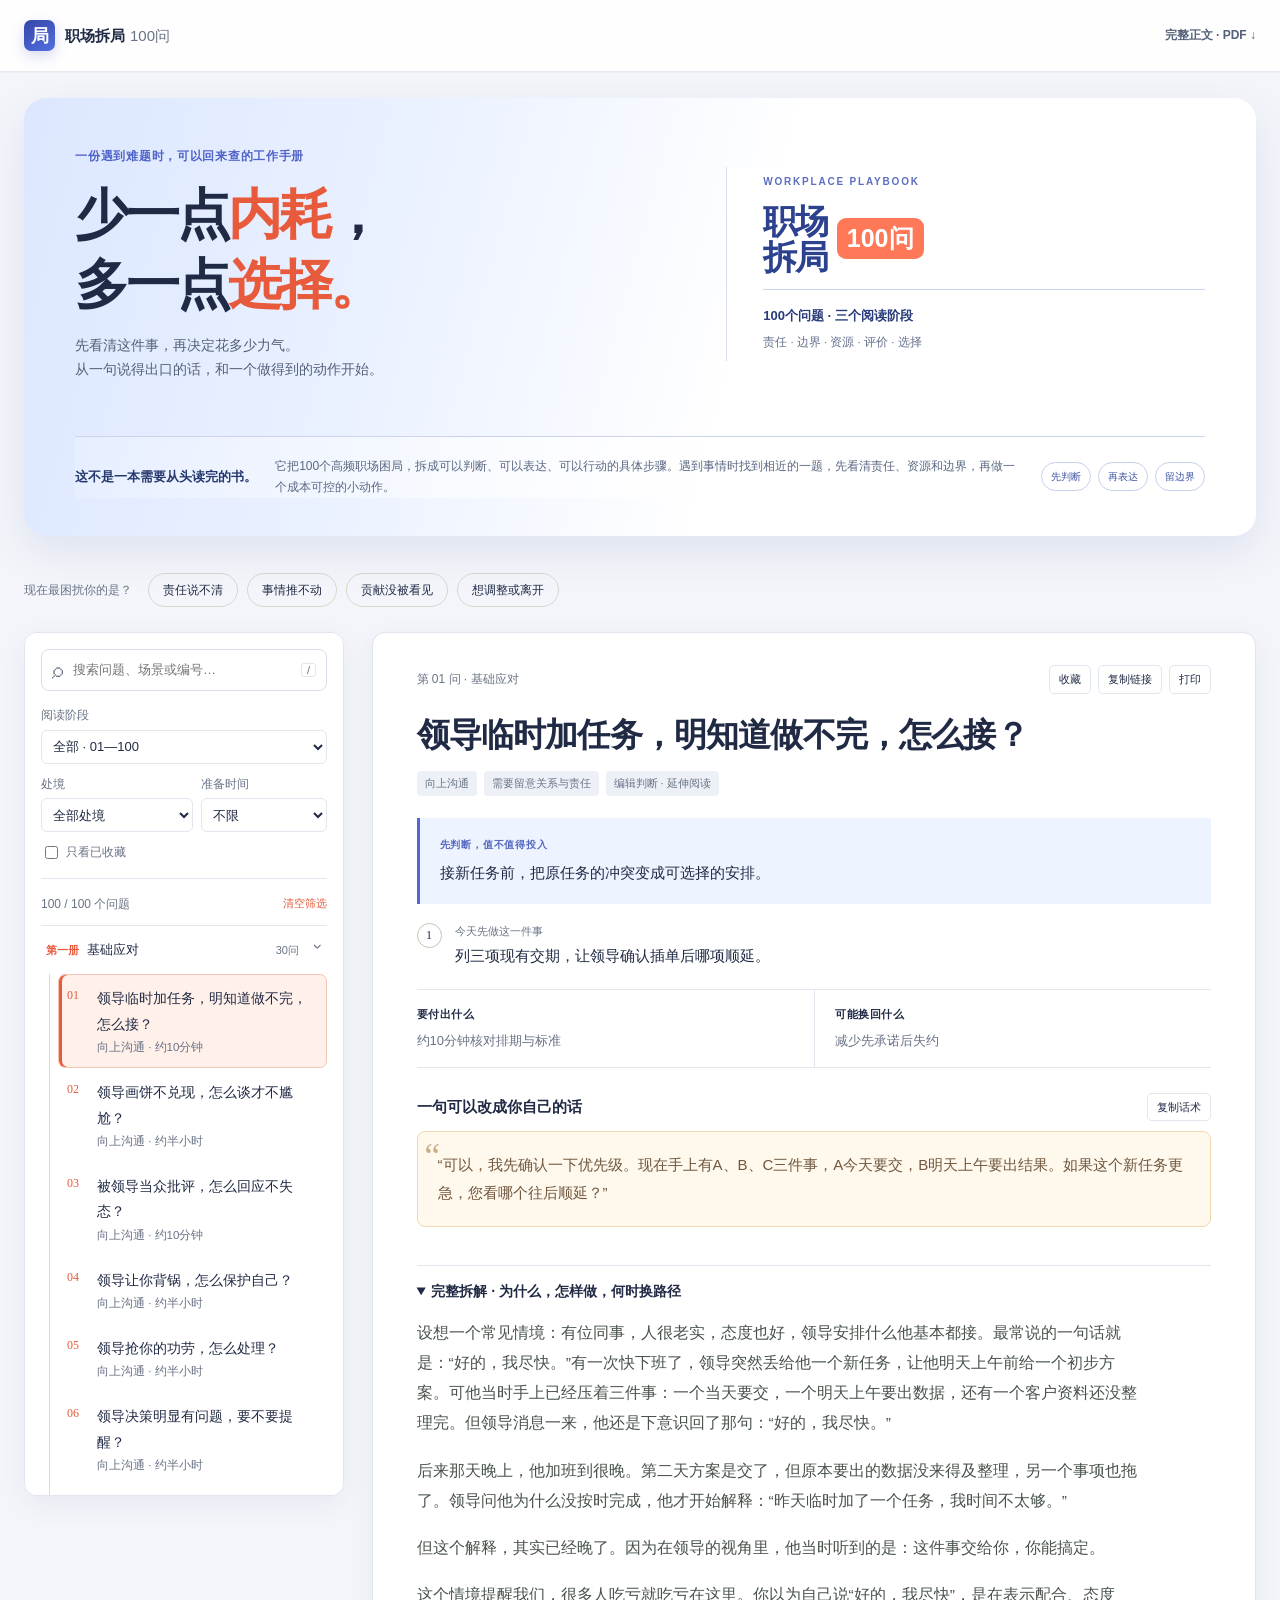
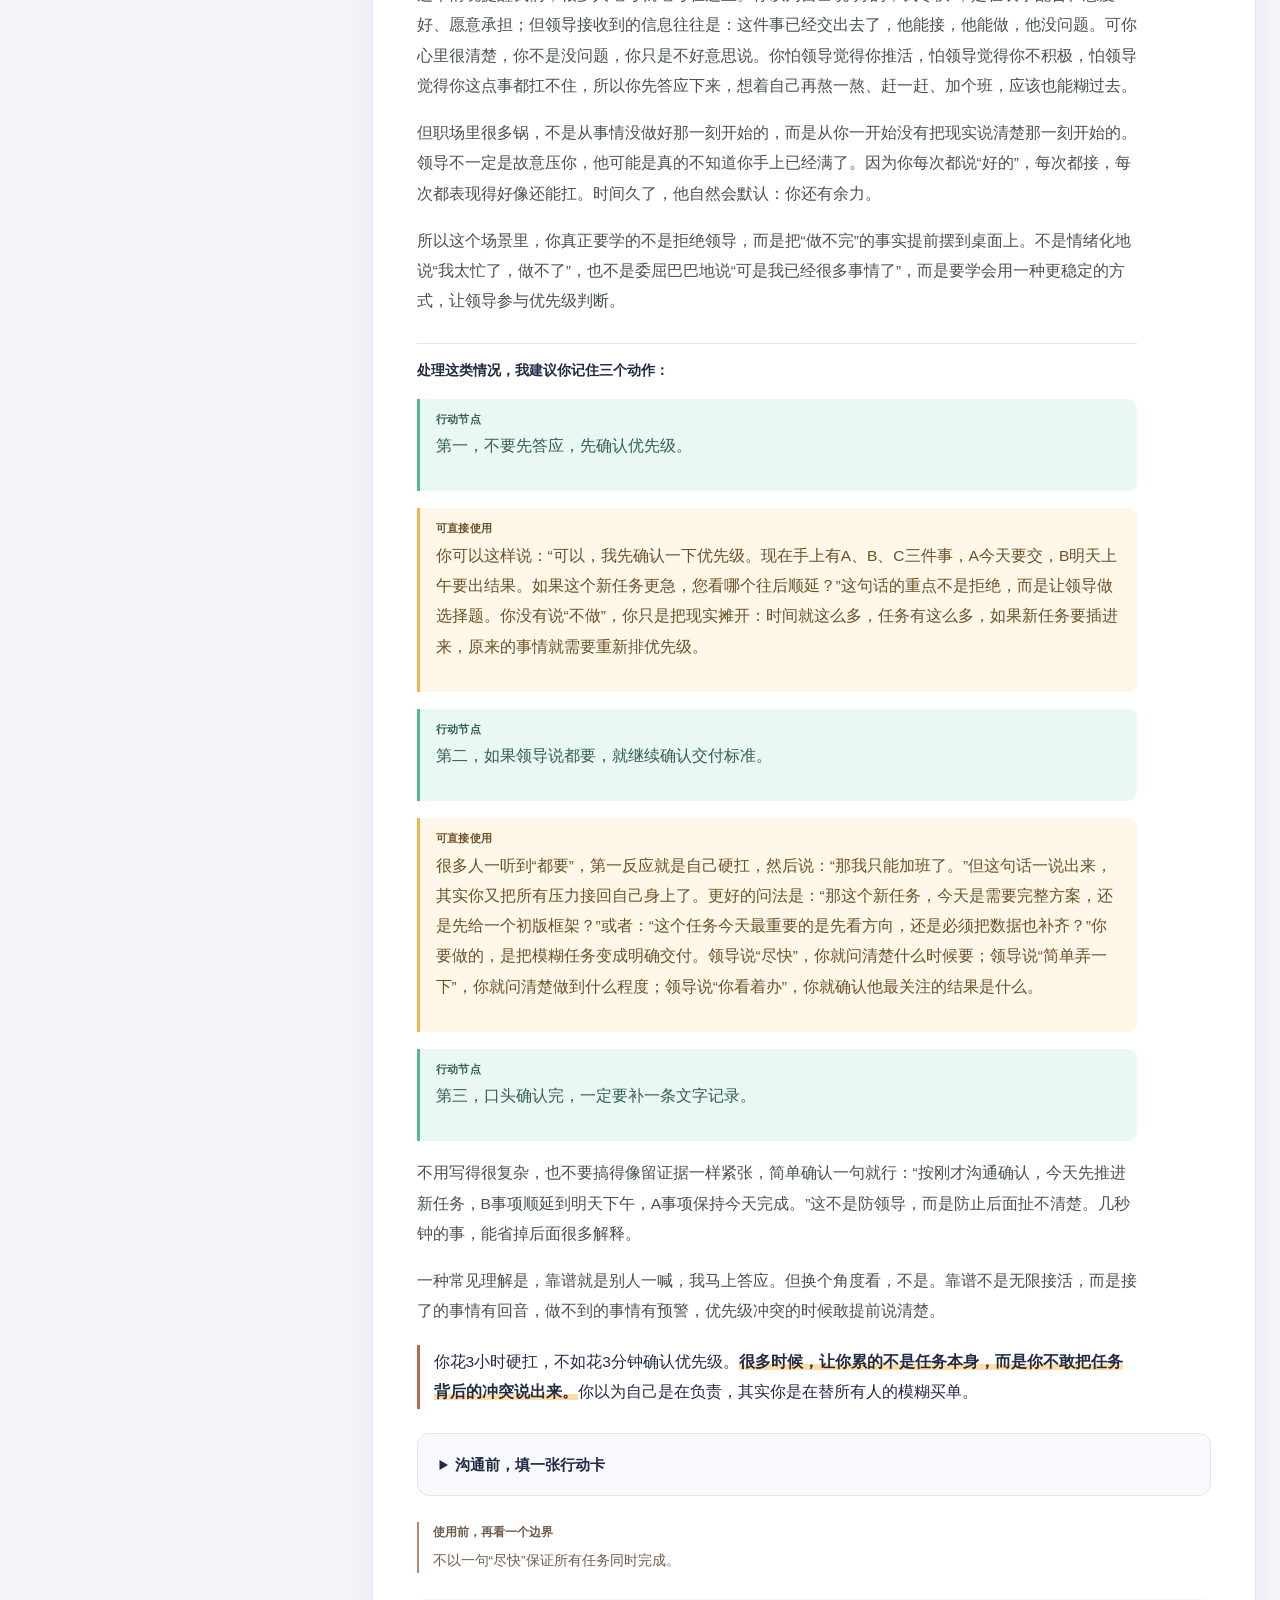
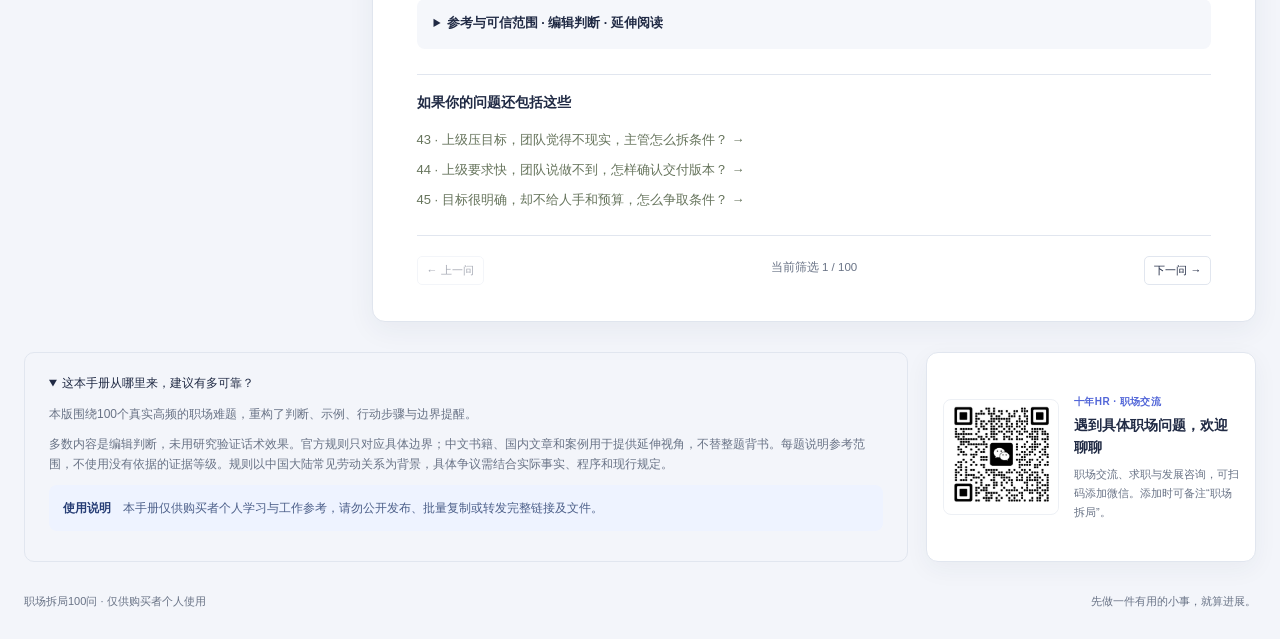
<file: index.html>
<!doctype html>
<html lang="zh-CN"><head><meta charset="utf-8"><meta name="viewport" content="width=device-width,initial-scale=1"><meta name="description" content="100个职场难题，逐题说明判断、行动、成本、收益和边界。"><meta name="robots" content="noindex,nofollow,noarchive,nosnippet,noimageindex"><meta name="googlebot" content="noindex,nofollow,noarchive,nosnippet,noimageindex"><meta name="bingbot" content="noindex,nofollow,noarchive,nosnippet,noimageindex"><meta name="theme-color" content="#f3f5fa"><meta property="og:type" content="website"><meta property="og:title" content="职场拆局100问 · 少一点内耗，多一点选择"><meta property="og:description" content="一份遇到职场难题时，可以回来查的工作手册。"><meta property="og:url" content="https://samuelsin526.github.io/-627806/"><link rel="canonical" href="https://samuelsin526.github.io/-627806/"><title>职场拆局100问 · 少一点内耗，多一点选择</title><link rel="stylesheet" href="style.css?v=114-pdf-only"></head>
<body><a class="skip" href="#detail">跳到正文</a><header class="top"><a class="brand" href="#q=1"><span class="brand-mark">局</span><span>职场拆局<span class="brand-count">100问</span></span></a><nav aria-label="下载工具"><a href="output/pdf/职场拆局100问-完整正文.pdf" download>完整正文 · PDF ↓</a></nav></header>
<main class="wrap"><section class="hero"><div class="hero-copy"><div class="eyebrow">一份遇到难题时，可以回来查的工作手册</div><h1>少一点<span>内耗</span>，<br>多一点<span>选择。</span></h1><p>先看清这件事，再决定花多少力气。<br>从一句说得出口的话，和一个做得到的动作开始。</p></div><div class="hero-cover" aria-label="职场拆局100问"><div class="cover-kicker">WORKPLACE PLAYBOOK</div><div class="cover-title"><span>职场</span><span>拆局</span><strong>100问</strong></div><div class="cover-line"></div><div class="cover-bottom"><b>100个问题 · 三个阅读阶段</b><p>责任 · 边界 · 资源 · 评价 · 选择</p></div></div><div class="hero-intro"><b>这不是一本需要从头读完的书。</b><p>它把100个高频职场困局，拆成可以判断、可以表达、可以行动的具体步骤。遇到事情时找到相近的一题，先看清责任、资源和边界，再做一个成本可控的小动作。</p><div><span>先判断</span><span>再表达</span><span>留边界</span></div></div></section>
<section class="start" aria-label="从当前处境开始"><span>现在最困扰你的是？</span><button data-start="背锅">责任说不清</button><button data-start="推进">事情推不动</button><button data-start="绩效">贡献没被看见</button><button data-start="离职">想调整或离开</button></section>
<div class="workspace"><aside class="sidebar" aria-label="查找问题"><label class="sr-only" for="search">搜索问题或正文</label><div class="search-wrap"><span aria-hidden="true">⌕</span><input id="search" type="search" placeholder="搜索问题、场景或编号…"><kbd>/</kbd></div><div class="filters"><label for="volume">阅读阶段</label><select id="volume"><option value="all">全部 · 01—100</option><option value="1">基础应对 · 01—30</option><option value="2">协作进阶 · 31—60</option><option value="3">高阶判断与选择 · 61—100</option></select><div class="filter-pair"><div><label for="category">处境</label><select id="category"><option value="all">全部处境</option><option value="up">向上沟通</option><option value="peer">同事协作</option><option value="manage">团队管理</option><option value="self">工作自保</option><option value="talk">表达与发展</option><option value="org">组织判断</option></select></div><div><label for="time">准备时间</label><select id="time"><option value="all">不限</option><option value="10">10分钟内</option><option value="30">30分钟内</option></select></div></div><label class="saved-filter"><input id="savedOnly" type="checkbox">只看已收藏</label></div><div class="list-head"><span id="count" role="status" aria-live="polite"></span><button id="reset">清空筛选</button></div><div id="questionList" class="question-list"></div><p class="side-note">时间是准备动作的编辑估计，不包含等待、练习或正式程序。建议不保证结果。</p></aside><article id="detail" class="detail" tabindex="-1" aria-label="问题正文"></article></div>
<section class="bottom-area"><section class="about"><details><summary>这本手册从哪里来，建议有多可靠？</summary><p>本版围绕100个真实高频的职场难题，重构了判断、示例、行动步骤与边界提醒。</p><p>多数内容是编辑判断，未用研究验证话术效果。官方规则只对应具体边界；中文书籍、国内文章和案例用于提供延伸视角，不替整题背书。每题说明参考范围，不使用没有依据的证据等级。规则以中国大陆常见劳动关系为背景，具体争议需结合实际事实、程序和现行规定。</p></details><p class="personal-use"><b>使用说明</b>　本手册仅供购买者个人学习与工作参考，请勿公开发布、批量复制或转发完整链接及文件。</p></section><aside class="contact-card" aria-label="十年HR职场交流与咨询"><img src="assets/wechat-qr.png" alt="微信二维码"><div><span>十年HR · 职场交流</span><b>遇到具体职场问题，欢迎聊聊</b><p>职场交流、求职与发展咨询，可扫码添加微信。添加时可备注“职场拆局”。</p></div></aside></section></main><footer class="wrap footer"><span>职场拆局100问 · 仅供购买者个人使用</span><span>先做一件有用的小事，就算进展。</span></footer><noscript><p class="wrap">当前浏览器未开启JavaScript，请下载<a href="output/pdf/职场拆局100问-完整正文.pdf">完整正文PDF</a>。</p></noscript><script src="evidence.js?v=110"></script><script src="data.js?v=110"></script><script src="app.js?v=110"></script></body></html>
</file>
<file: style.css>
:root{--paper:#f5f2eb;--white:#fffefb;--ink:#253d37;--muted:#6e756e;--line:#deded2;--accent:#b3573d;--wash:#f7ede6;--green:#eaf0e8}*{box-sizing:border-box}html{scroll-behavior:smooth;scroll-padding-top:76px}body{margin:0;background:var(--paper);color:var(--ink);font:15px/1.7 -apple-system,BlinkMacSystemFont,"Segoe UI","Microsoft YaHei",sans-serif}button,input,select{font:inherit}button,a,select{touch-action:manipulation}button{cursor:pointer;color:var(--ink)}a{color:inherit;text-decoration-thickness:1px;text-underline-offset:4px}button:focus-visible,a:focus-visible,select:focus-visible,input:focus-visible,summary:focus-visible{outline:3px solid #ae653b;outline-offset:3px}.sr-only{position:absolute;width:1px;height:1px;padding:0;margin:-1px;overflow:hidden;clip:rect(0,0,0,0);white-space:nowrap;border:0}.skip{position:absolute;left:12px;top:-80px;background:var(--white);padding:12px;z-index:20}.skip:focus{top:8px}.top{height:72px;display:flex;align-items:center;justify-content:space-between;padding:0 max(24px,calc((100vw - 1320px)/2));border-bottom:1px solid var(--line);background:var(--paper)}.brand{display:flex;align-items:center;gap:10px;text-decoration:none;font-weight:750;white-space:nowrap}.brand-mark{display:grid;place-items:center;width:31px;height:31px;background:var(--ink);color:white;border-radius:7px;font:700 18px serif}.brand-count{font-weight:400;margin-left:5px;color:var(--muted)}nav{display:flex;gap:25px;font-size:12px}nav a{text-decoration:none}nav a:hover{color:var(--accent)}.wrap{max-width:1320px;margin:auto;padding:0 24px}.hero{display:grid;grid-template-columns:1.3fr 1fr;gap:55px;align-items:center;padding:43px 0 35px}.eyebrow{font-size:12px;color:var(--accent);letter-spacing:.06em}h1{font:650 clamp(35px,4.2vw,54px)/1.3 "Microsoft YaHei",sans-serif;letter-spacing:-.055em;margin:14px 0}h1 span{color:var(--accent)}.hero p{color:var(--muted);font-size:14px;margin:0}.hero-note{display:flex;align-items:center;gap:26px;border-left:1px solid #c8cebf;padding:25px 0 25px 38px}.note-number{font:500 64px/1 Georgia,serif;color:#9aa88e;letter-spacing:-.08em}.hero-note b{font-size:13px;font-weight:600}.hero-note p{font-size:12px;margin-top:10px;line-height:1.9}.start{display:flex;flex-wrap:wrap;align-items:center;gap:9px;padding:15px 0 25px;font-size:12px}.start>span{color:var(--muted);margin-right:7px}.start button{border:1px solid #d5d9cc;border-radius:30px;background:transparent;padding:6px 14px;font-size:12px}.start button:hover{background:var(--green);border-color:#a4b09a}.workspace{display:grid;grid-template-columns:320px minmax(0,1fr);gap:28px;align-items:start}.sidebar{background:var(--white);border:1px solid var(--line);border-radius:13px;padding:16px;position:sticky;top:18px;max-height:calc(100vh - 36px);overflow:auto;scrollbar-width:thin}.search-wrap{display:flex;align-items:center;border:1px solid #c8cebf;border-radius:8px;background:#fff;gap:8px;padding:8px 10px}.search-wrap>span{font-size:22px;line-height:1;color:var(--muted)}.search-wrap input{font-size:12px;min-width:0;width:100%;border:0;background:transparent;color:var(--ink);outline:none}.search-wrap:focus-within{outline:2px solid #ae653b}.search-wrap kbd{font:11px sans-serif;padding:0 5px;border:1px solid var(--line);color:var(--muted);border-radius:3px}.filters{margin-top:14px}.filters label{display:block;font-size:11px;color:var(--muted);margin-bottom:4px}.filters select{width:100%;min-height:34px;font-size:12px;color:var(--ink);background:var(--white);border:1px solid var(--line);border-radius:6px;padding:5px 7px}.filter-pair{display:grid;grid-template-columns:1.2fr 1fr;gap:8px;margin:10px 0}.filters .saved-filter{display:flex;align-items:center;gap:5px;margin:10px 0 0}.saved-filter input{accent-color:var(--ink)}.list-head{display:flex;align-items:center;justify-content:space-between;margin:16px 0 9px;padding-top:12px;border-top:1px solid var(--line);font-size:11px;color:var(--muted)}.list-head button{border:0;background:none;color:var(--accent);font-size:11px;padding:3px 0}.question-list{display:grid;gap:5px}.question{display:flex;gap:10px;align-items:flex-start;width:100%;padding:11px 10px;border:1px solid transparent;border-radius:7px;background:transparent;text-align:left}.question:hover{background:#f2f4ed}.question.active{background:var(--wash);border-color:#e0cabc}.num{font:12px/1.8 Georgia,serif;color:var(--accent);flex:0 0 20px}.qtitle{font-size:12px;line-height:1.6;font-weight:550}.qmeta{display:block;font-size:10px;margin-top:3px;color:var(--muted)}.side-note{font-size:10px;color:var(--muted);margin:18px 4px 3px}.detail{min-width:0;background:var(--white);border:1px solid var(--line);border-radius:13px;padding:32px clamp(23px,3.4vw,47px) 36px;min-height:700px;scroll-margin-top:15px;outline:none}.detail-tools{display:flex;justify-content:space-between;align-items:center;gap:15px;color:var(--muted);font-size:11px}.tool-buttons{display:flex;gap:7px}.small-button{background:transparent;border:1px solid var(--line);padding:4px 9px;border-radius:5px;font-size:11px}.small-button:hover{border-color:#afbb9c;background:var(--green)}.small-button[aria-pressed=true]{background:var(--green)}h2{font-size:clamp(24px,2.6vw,35px);line-height:1.45;letter-spacing:-.025em;font-weight:650;margin:17px 0 12px}.tags{display:flex;gap:7px;flex-wrap:wrap;font-size:10px;color:var(--muted)}.tags span{background:#eef1e8;padding:3px 8px;border-radius:4px}.tags .risk-high{background:#f6e7dc;color:#96533a}.verdict{padding:18px 20px;background:var(--green);border-left:3px solid #758b65;margin:22px 0 15px;font-size:15px;line-height:1.8}.small-label{display:block;color:#6b7e5e;font-size:10px;letter-spacing:.08em;font-weight:600;margin-bottom:5px}.first-action{display:flex;gap:13px;font-size:14px;margin:18px 0 20px}.step-circle{flex:0 0 25px;height:25px;display:grid;place-items:center;border:1px solid #bbcab1;border-radius:50%;font:12px Georgia,serif;margin-top:1px}.first-action b{display:block;font-size:11px;color:var(--muted);font-weight:500;margin-bottom:3px}.value-row{display:grid;grid-template-columns:1fr 1fr;border-block:1px solid var(--line);margin:20px 0}.value-row>div{padding:15px 13px 15px 0;font-size:12px;color:var(--muted)}.value-row>div+div{border-left:1px solid var(--line);padding-left:20px}.value-row b{display:block;font-size:10px;font-weight:600;letter-spacing:.05em;margin-bottom:6px;color:var(--ink)}.section-heading{display:flex;justify-content:space-between;align-items:center;gap:10px;margin:25px 0 10px}.section-heading h3{font-size:14px;font-weight:650;margin:0}.quote{position:relative;border:1px solid #e6d8c5;border-radius:8px;background:#fbf7ee;padding:19px 20px;margin:0;font-size:14px;line-height:1.85;color:#70573e}.quote::before{content:'“';font:35px/1 Georgia,serif;color:#c8ad87;position:absolute;left:7px;top:7px}.copy-status{font-size:11px;color:var(--accent);min-height:18px;margin-top:5px}.reading{margin-top:15px}.reading summary{padding:14px 0;border-top:1px solid var(--line);font-size:13px;font-weight:600;cursor:pointer}.body-copy{max-width:720px}.body-copy p{font-size:14px;line-height:1.95;color:#48534b;margin:0 0 15px;overflow-wrap:anywhere}.body-copy h4{font-size:13px;margin:22px 0 7px;color:var(--ink)}.boundary{border-left:2px solid #ba8a6b;padding:0 0 0 14px;margin:26px 0;font-size:12px;color:#715c4c}.boundary b{display:block;font-size:11px;margin-bottom:5px}.reference{background:#f5f5ef;border-radius:8px;padding:14px 17px;margin-top:25px;font-size:11px;color:var(--muted)}.reference summary{cursor:pointer;color:var(--ink);font-weight:600}.reference p{margin:8px 0}.source-item{margin-top:11px}.source-item a{display:block;color:#405e45}.source-item span{font-size:10px}.related{margin-top:25px;border-top:1px solid var(--line);padding-top:17px}.related h3{font-size:12px;margin:0 0 10px}.related a{display:block;font-size:12px;text-decoration:none;padding:4px 0;color:#66745c}.related a:hover{color:var(--accent)}.pager{display:flex;justify-content:space-between;gap:12px;padding-top:20px;margin-top:20px;border-top:1px solid var(--line)}.pager button{font-size:11px}.pager button:disabled{opacity:.4;cursor:default}.empty{padding:28px 8px;text-align:center;color:var(--muted);font-size:13px}.empty button{margin-top:14px}.about{max-width:900px;margin:30px 0;padding:20px 24px;border:1px solid var(--line);border-radius:10px;color:var(--muted);font-size:12px}.about summary{cursor:pointer;color:var(--ink)}.about p{margin:10px 0}.footer{display:flex;justify-content:space-between;gap:15px;font-size:11px;color:var(--muted);padding-bottom:28px}
@media(max-width:850px){.workspace{grid-template-columns:260px minmax(0,1fr);gap:15px}.hero{gap:20px}.hero-note{padding-left:20px;gap:15px}.note-number{font-size:46px}.detail{padding:25px 22px}.filter-pair{grid-template-columns:1fr}.top{padding:0 22px}nav{gap:15px}}@media(max-width:650px){.wrap{padding:0 16px}.top{height:60px;padding:0 16px}.brand{font-size:13px}.brand-mark{width:27px;height:27px;font-size:16px}.brand-count{margin-left:3px}nav{gap:12px;font-size:11px}nav a:first-child{display:none}.hero{grid-template-columns:1fr;padding:28px 0 22px;gap:18px}.hero h1{font-size:38px}.hero-note{border-left:0;border-top:1px solid var(--line);padding:18px 0 0;gap:18px}.note-number{font-size:44px}.hero-note p{margin-top:5px}.hero-note p br{display:none}.hero-note div{max-width:280px}.start{gap:7px;padding-bottom:20px}.start>span{width:100%}.start button{padding:5px 10px;font-size:11px}.workspace{display:flex;flex-direction:column;gap:16px}.sidebar{position:static;max-height:none;width:100%;padding:13px}.filter-pair{grid-template-columns:1fr 1fr}.question-list{max-height:235px;overflow:auto;scrollbar-width:thin}.side-note{display:none}.detail{width:100%;padding:22px 20px;min-height:400px}.detail-tools{align-items:flex-start}.tool-buttons{gap:5px}.small-button{padding:5px 7px}h2{font-size:25px}.verdict{font-size:14px;padding:15px}.value-row>div{font-size:11px}.quote{font-size:13px}.body-copy p{font-size:14px;line-height:1.95}.footer{display:block;padding-bottom:22px}.footer span{display:block}.about{padding:16px}.tags{font-size:10px}}
@media print{body{background:white}.top,.hero,.start,.sidebar,.about,.footer,.tool-buttons,.pager,.related,.copy-status,.copy-button{display:none}.wrap{padding:0;max-width:none}.workspace{display:block}.detail{border:0;padding:0}.reading summary{display:none}h2{font-size:24px}.reference{background:none}.quote{background:none}.verdict{background:none}.body-copy{max-width:none}.body-copy p{font-size:11pt}a{overflow-wrap:anywhere}}
.mobile-browse{display:none}@media(max-width:650px){.mobile-browse{display:inline-block;margin-top:10px}.sidebar .filters,.sidebar .question-list{display:none}.sidebar.expanded .filters{display:block}.sidebar.expanded .question-list{display:grid}.sidebar .list-head{margin-bottom:0}.sidebar.expanded .list-head{margin-bottom:9px}}

.action-card{margin:24px 0;padding:18px 22px;border:1px solid var(--line);border-radius:12px;background:#faf8f3}.action-card summary{cursor:pointer;font-weight:600}.action-card #cardText p{margin:16px 0;line-height:1.8}.card-note{font-size:13px;color:var(--muted)}

/* Selective reading marks: keep most prose plain and only surface decisions or reusable wording. */
.body-callout{margin:17px 0;padding:13px 16px;border-left:3px solid;border-radius:0 9px 9px 0}.body-callout>span{display:block;margin-bottom:4px;font-size:10px;line-height:1.4;font-weight:700;letter-spacing:.04em}.body-callout p{margin:0;color:inherit}.body-script{background:#fbf6e8;border-color:#e4b253;color:#6c5128}.body-step{background:#eff7f3;border-color:#8fc5b2;color:#315f52}.body-key{padding:2px 0 2px 14px;border-left:3px solid #b66c52;color:var(--ink)!important}.body-key strong{font-weight:700;background:linear-gradient(transparent 68%,#f2dfb8 68%)}.body-divider{margin:27px 0 13px!important;padding-top:15px;border-top:1px solid var(--line);font-size:14px!important}

/* Three-volume directory instead of one uninterrupted list. */
.question-list{display:block}.toc-group{border-top:1px solid var(--line)}.toc-group:last-child{border-bottom:1px solid var(--line)}.toc-group>summary{position:relative;display:flex;align-items:center;justify-content:space-between;gap:8px;padding:13px 20px 13px 5px;list-style:none;cursor:pointer;font-size:13px}.toc-group>summary::-webkit-details-marker{display:none}.toc-group>summary::after{content:'›';position:absolute;right:5px;top:12px;color:var(--muted);font-size:17px;line-height:1;transition:transform .18s}.toc-group[open]>summary::after{transform:rotate(90deg)}.toc-group>summary span{display:flex;align-items:center;gap:8px}.toc-group>summary b{color:var(--accent);font-size:11px}.toc-group>summary small{margin-right:8px;color:var(--muted);font-size:11px}.toc-list{margin:0 0 10px 8px;padding-left:8px;border-left:1px solid #d8ddd2}.question{padding:10px 8px}.question.active{box-shadow:inset 3px 0 0 var(--accent)}

/* Comfortable reading sizes for the directory, notes and long-form body. */
.filters label,.list-head{font-size:12px}.filters select,.search-wrap input{font-size:13px}.qtitle{font-size:13.5px;line-height:1.55}.qmeta{font-size:11.5px;line-height:1.55}.detail-tools{font-size:12px}.tags{font-size:11px}.first-action{font-size:15px}.value-row>div{font-size:13px}.value-row b{font-size:11px}.section-heading h3{font-size:15px}.quote{font-size:15px}.reading summary{font-size:14px}.body-copy p{font-size:15.5px;line-height:1.95;margin-bottom:17px}.body-copy h4{font-size:14.5px;line-height:1.6}.body-callout>span{font-size:11px}.body-callout h4{margin:0 0 5px}.body-boundary{background:#edf6f2;border-color:#72b19c;color:#285a4d}.boundary{font-size:13.5px;line-height:1.8}.boundary b{font-size:12px}.reference{font-size:12.5px;line-height:1.75}.source-item span{font-size:11.5px}.related h3{font-size:13.5px}.related a{font-size:13px}

/* Narrow-screen safeguards for long titles and the detail toolbar. */
.tool-buttons{flex-wrap:wrap;justify-content:flex-end}h2{overflow-wrap:anywhere}
@media(max-width:650px){.detail-tools{align-items:flex-start;flex-direction:column;gap:9px}.tool-buttons{width:100%;justify-content:flex-start}.small-button[data-print]{display:none}}

/* Brighter editorial palette and a real cover-style masthead. */
:root{--paper:#f3f5fa;--white:#fff;--ink:#202a44;--muted:#697386;--line:#e1e6ef;--accent:#e75b3c;--wash:#fff2ed;--green:#e9f8f2;--blue:#5266d8}body{background:var(--paper)}.top{background:rgba(255,255,255,.94);border-bottom-color:#e6e9f0;box-shadow:0 1px 0 rgba(32,42,68,.03)}.brand-mark{background:linear-gradient(145deg,#3545a7,#526fe0);box-shadow:0 5px 13px rgba(63,81,181,.2)}nav a{color:#526078;font-weight:600}nav a:hover{color:var(--blue)}.hero{position:relative;isolation:isolate;margin:26px 0 22px;padding:38px clamp(30px,4vw,58px);border:1px solid #e2e6ef;border-radius:22px;background:linear-gradient(135deg,#fff 0%,#fff 55%,#f4f6ff 100%);box-shadow:0 15px 45px rgba(49,60,101,.08);overflow:hidden}.hero::before{content:'';position:absolute;z-index:-1;width:310px;height:310px;left:-165px;bottom:-230px;border-radius:50%;background:#fff0e9}.hero-copy{padding:10px 0}.eyebrow{color:var(--blue);font-weight:650}.hero p{color:#596579}.hero-cover{position:relative;min-height:285px;padding:25px 28px;border-radius:18px;color:#fff;background:linear-gradient(145deg,#273b93 0%,#4d63da 58%,#6b78e6 100%);box-shadow:0 18px 35px rgba(54,70,162,.25);overflow:hidden}.hero-cover::before,.hero-cover::after{content:'';position:absolute;border-radius:50%;border:1px solid rgba(255,255,255,.22)}.hero-cover::before{width:220px;height:220px;right:-80px;top:-90px}.hero-cover::after{width:120px;height:120px;right:30px;top:-35px}.cover-kicker{position:relative;font:700 10px/1.4 "Segoe UI",sans-serif;letter-spacing:.18em;color:#dce2ff}.cover-title{position:relative;display:grid;grid-template-columns:max-content max-content;align-items:end;gap:2px 11px;margin:20px 0 16px}.cover-title span{font-size:36px;line-height:1;font-weight:800;letter-spacing:-.08em}.cover-title span:nth-child(2){grid-row:2}.cover-title strong{grid-column:2;grid-row:1/3;align-self:center;padding:8px 10px;border-radius:9px;background:#ff7959;font-size:25px;line-height:1}.cover-line{height:1px;background:rgba(255,255,255,.25)}.cover-bottom{position:relative;margin-top:16px}.cover-bottom b{font-size:13px}.hero-cover .cover-bottom p{margin-top:8px;color:#eef1ff;font-size:11.5px;line-height:1.8}.sidebar,.detail{border-color:#e0e5ee;box-shadow:0 8px 28px rgba(42,52,87,.06)}.search-wrap{border-color:#d8deea}.question:hover{background:#f2f5fc}.question.active{background:#fff0ea;border-color:#f2c5b5}.toc-group>summary b,.num{color:var(--accent)}.small-button:hover{border-color:#aeb8e3;background:#f0f3ff}.verdict{background:#edf3ff;border-left-color:#5266d8}.small-label{color:#5367bf}.tags span{background:#edf0f7}.tags .risk-high{background:#fff0e9}.quote{background:#fff8ed;border-color:#f0d8ae}.body-key strong{background:linear-gradient(transparent 66%,#ffdda8 66%)}.body-script{background:#fff7e8;border-color:#f0b44c}.body-step,.body-boundary{background:#eaf8f3;border-color:#58b596}.reference{background:#f5f7fb}.action-card{background:#f8f9fc}
@media(max-width:850px){.hero{padding:28px}.hero-cover{min-height:255px}}@media(max-width:650px){.hero{margin:18px 0;padding:23px;border-radius:17px}.hero-copy{padding:0}.hero-cover{min-height:230px;padding:22px}.cover-title span{font-size:32px}.cover-title strong{font-size:22px}.top nav{gap:9px}.top nav a{font-size:10px}}

.hero-cover{min-width:0;width:100%}
@media(max-width:650px){.top{height:auto;min-height:60px;flex-wrap:wrap;padding-block:10px;row-gap:8px}.top nav{display:grid;width:100%;grid-template-columns:1fr 1fr;gap:8px;padding-top:8px;border-top:1px solid var(--line)}.top nav a,.top nav a:first-child{display:block;font-size:10.5px}.hero-cover{max-width:calc(100vw - 80px);justify-self:start}}

/* One integrated masthead instead of a card placed inside another card. */
.hero{grid-template-columns:1.12fr .88fr;gap:42px;color:#fff;background:linear-gradient(118deg,#253782 0%,#3f55c2 57%,#6575e4 100%);border:0}.hero::before{width:420px;height:420px;left:auto;right:-190px;top:-230px;bottom:auto;background:transparent;border:1px solid rgba(255,255,255,.17)}.hero::after{content:'';position:absolute;z-index:-1;width:210px;height:210px;right:80px;top:-100px;border-radius:50%;border:1px solid rgba(255,255,255,.14)}.hero h1{color:#fff}.hero .eyebrow{color:#dce3ff}.hero-copy>p{color:#edf0ff}.hero-cover{align-self:center;min-height:auto;padding:8px 0 8px 36px;border-left:1px solid rgba(255,255,255,.24);border-radius:0;background:none;box-shadow:none;overflow:visible}.hero-cover::before,.hero-cover::after{display:none}.cover-title{margin:15px 0}.cover-title span{font-size:34px}.cover-title strong{background:#ff7959}.cover-bottom{margin-top:12px}.hero-cover .cover-bottom p{margin:5px 0 0}.hero-intro{grid-column:1/-1;display:grid;grid-template-columns:max-content minmax(0,1fr) max-content;align-items:center;gap:18px;margin-top:2px;padding-top:19px;border-top:1px solid rgba(255,255,255,.22)}.hero-intro>b{font-size:13px}.hero-intro>p{margin:0;color:#e9edff;font-size:12px;line-height:1.75}.hero-intro>div{display:flex;gap:7px}.hero-intro span{padding:5px 9px;border:1px solid rgba(255,255,255,.25);border-radius:20px;background:rgba(255,255,255,.08);font-size:10px;white-space:nowrap}

/* More scanning anchors inside long narrative sections. */
.body-punchline{margin:19px 0!important;padding:9px 13px;border-radius:8px;background:#f0f3ff;color:#354da9!important;font-size:16px!important;font-weight:750;line-height:1.65!important}.body-key{margin-block:18px!important}

/* Source note and direct contact live together at the end of the page. */
.bottom-area{display:grid;grid-template-columns:minmax(0,1fr) 330px;gap:18px;align-items:stretch;margin:30px 0}.bottom-area .about{max-width:none;margin:0;height:100%}.contact-card{display:grid;grid-template-columns:116px minmax(0,1fr);gap:15px;align-items:center;padding:16px;border:1px solid var(--line);border-radius:12px;background:#fff;box-shadow:0 7px 24px rgba(42,52,87,.05)}.contact-card img{display:block;width:116px;aspect-ratio:1;object-fit:contain;border:1px solid #edf0f5;border-radius:8px;background:#fff}.contact-card span{display:block;margin-bottom:5px;color:var(--blue);font-size:10px;font-weight:750;letter-spacing:.04em}.contact-card b{display:block;font-size:14px;line-height:1.55}.contact-card p{margin:7px 0 0;color:var(--muted);font-size:11px;line-height:1.7}
@media(max-width:850px){.hero{grid-template-columns:1fr 1fr;gap:25px}.hero-intro{grid-template-columns:1fr}.hero-intro>div{justify-content:flex-start}.bottom-area{grid-template-columns:1fr}.contact-card{grid-template-columns:105px 1fr}.contact-card img{width:105px}}@media(max-width:650px){.hero{grid-template-columns:1fr;gap:18px}.hero-cover{max-width:100%;padding:18px 0 0;border-left:0;border-top:1px solid rgba(255,255,255,.22)}.hero-intro{padding-top:16px}.contact-card{grid-template-columns:92px 1fr;padding:13px}.contact-card img{width:92px}}

/* Airier masthead: misty blue fades into white, with dark type on the light side. */
.hero{color:var(--ink);background:radial-gradient(circle at 76% 36%,rgba(112,137,225,.22) 0,rgba(112,137,225,.08) 24%,transparent 43%),linear-gradient(106deg,#dbe5ff 0%,#edf2ff 43%,#fafbff 72%,#fff 100%);box-shadow:0 15px 42px rgba(66,82,142,.11)}.hero::before{border-color:rgba(76,97,184,.14)}.hero::after{border-color:rgba(76,97,184,.1)}.hero h1{color:#202a44}.hero .eyebrow{color:#5064c9}.hero-copy>p{color:#53617a}.hero-cover{border-left-color:#cbd4ef}.cover-kicker{color:#5d6fc0}.cover-title span{color:#2d428f}.cover-line{background:#cbd4ed}.cover-bottom b{color:#293c79}.hero-cover .cover-bottom p{color:#65718d}.hero-intro{border-top-color:#cbd4eb}.hero-intro>b{color:#26396f}.hero-intro>p{color:#596781}.hero-intro span{border-color:#c7d0eb;background:rgba(255,255,255,.62);color:#4155a4}.cover-title strong{color:#fff}
@media(max-width:650px){.hero-cover{border-top-color:#cbd4ef}}

/* Make the right half unmistakably white; blue remains only on the left. */
.hero{background:linear-gradient(105deg,#dce7ff 0%,#eaf1ff 30%,#f8faff 49%,#fff 58%,#fff 100%)}.hero::before,.hero::after{display:none}.hero-cover{background:#fff;border-left-color:#d7ddef}.hero-intro{background:linear-gradient(90deg,rgba(255,255,255,.18),rgba(255,255,255,.76) 58%,#fff 100%)}
@media(max-width:650px){.hero{background:linear-gradient(180deg,#dce7ff 0%,#edf3ff 40%,#fff 62%,#fff 100%)}.hero-cover{background:transparent}}
.personal-use{margin:16px -4px -4px;padding:13px 14px;border-radius:8px;background:#eef3ff;color:#4c5f89}.personal-use b{color:#263d75}
@media(max-width:650px){nav a:first-child{display:inline}}
</file>
